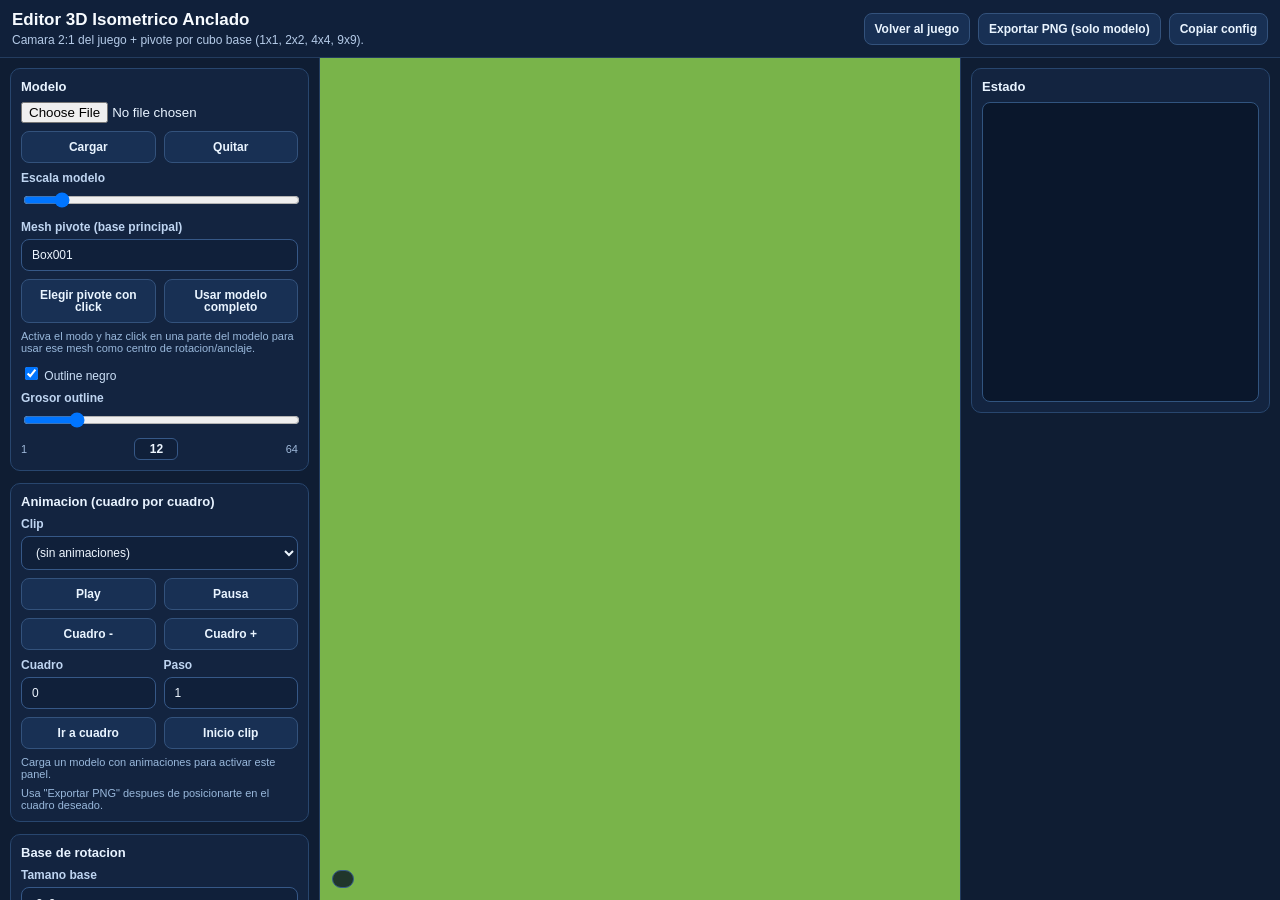
<file: iso_3d_anchor_editor.html>
<!doctype html>
<html lang="es">
<head>
  <meta charset="utf-8" />
  <meta name="viewport" content="width=device-width,initial-scale=1" />
  <title>Editor 3D Isometrico Anclado</title>
  <link rel="stylesheet" href="./iso_3d_anchor_editor.css?v=20260220g" />
</head>
<body>
  <div class="iso3d-app">
    <header class="iso3d-header">
      <div class="iso3d-title-wrap">
        <h1 class="iso3d-title">Editor 3D Isometrico Anclado</h1>
        <p class="iso3d-subtitle">Camara 2:1 del juego + pivote por cubo base (1x1, 2x2, 4x4, 9x9).</p>
      </div>
      <div class="iso3d-head-actions">
        <a class="iso3d-link-btn" href="./index.html">Volver al juego</a>
        <button id="iso3dExportBtn" type="button">Exportar PNG (solo modelo)</button>
        <button id="iso3dCopyBtn" type="button">Copiar config</button>
      </div>
    </header>

    <div class="iso3d-layout">
      <aside class="iso3d-panel">
        <section class="iso3d-block">
          <h2>Modelo</h2>
          <input id="iso3dModelInput" type="file" accept=".glb,.gltf" />
          <div class="iso3d-row">
            <button id="iso3dLoadBtn" type="button">Cargar</button>
            <button id="iso3dClearBtn" type="button">Quitar</button>
          </div>
          <label class="iso3d-label" for="iso3dScaleInput">Escala modelo</label>
          <input id="iso3dScaleInput" type="range" min="0.05" max="8" step="0.01" value="1" />
          <label class="iso3d-label" for="iso3dPivotInput">Mesh pivote (base principal)</label>
          <input id="iso3dPivotInput" type="text" value="Box001" />
          <div class="iso3d-row">
            <button id="iso3dPickPivotBtn" type="button">Elegir pivote con click</button>
            <button id="iso3dPivotCombinedBtn" type="button">Usar modelo completo</button>
          </div>
          <p class="iso3d-help">Activa el modo y haz click en una parte del modelo para usar ese mesh como centro de rotacion/anclaje.</p>
          <label class="iso3d-check"><input id="iso3dOutlineChk" type="checkbox" checked /> Outline negro</label>
          <label class="iso3d-label" for="iso3dOutlineWidthInput">Grosor outline</label>
          <input id="iso3dOutlineWidthInput" type="range" min="1" max="64" step="1" value="12" />
          <div class="iso3d-range-meta">
            <span>1</span>
            <b id="iso3dOutlineWidthValue">12</b>
            <span>64</span>
          </div>
        </section>

        <section class="iso3d-block">
          <h2>Animacion (cuadro por cuadro)</h2>
          <label class="iso3d-label" for="iso3dAnimSelect">Clip</label>
          <select id="iso3dAnimSelect">
            <option value="-1">(sin animaciones)</option>
          </select>
          <div class="iso3d-row">
            <button id="iso3dAnimPlayBtn" type="button">Play</button>
            <button id="iso3dAnimPauseBtn" type="button">Pausa</button>
          </div>
          <div class="iso3d-row">
            <button id="iso3dAnimPrevBtn" type="button">Cuadro -</button>
            <button id="iso3dAnimNextBtn" type="button">Cuadro +</button>
          </div>
          <div class="iso3d-row">
            <label class="iso3d-label-inline">Cuadro <input id="iso3dAnimFrameInput" type="number" step="1" value="0" /></label>
            <label class="iso3d-label-inline">Paso <input id="iso3dAnimStepInput" type="number" min="1" step="1" value="1" /></label>
          </div>
          <div class="iso3d-row">
            <button id="iso3dAnimApplyFrameBtn" type="button">Ir a cuadro</button>
            <button id="iso3dAnimResetBtn" type="button">Inicio clip</button>
          </div>
          <div id="iso3dAnimMeta" class="iso3d-help">Carga un modelo con animaciones para activar este panel.</div>
          <p class="iso3d-help">Usa "Exportar PNG" despues de posicionarte en el cuadro deseado.</p>
        </section>

        <section class="iso3d-block">
          <h2>Base de rotacion</h2>
          <label class="iso3d-label" for="iso3dFootprintSelect">Tamano base</label>
          <select id="iso3dFootprintSelect">
            <option value="1">1x1</option>
            <option value="2" selected>2x2</option>
            <option value="4">4x4</option>
            <option value="9">9x9</option>
          </select>
          <label class="iso3d-label" for="iso3dAnchorHeightInput">Altura cubo guia</label>
          <input id="iso3dAnchorHeightInput" type="number" min="0.2" max="30" step="0.1" value="2" />
          <label class="iso3d-check"><input id="iso3dShowAnchorChk" type="checkbox" checked /> Mostrar cubo base</label>
        </section>

        <section class="iso3d-block">
          <h2>Posicion y giro</h2>
          <div class="iso3d-row">
            <label class="iso3d-label-inline">Tile X <input id="iso3dTileXInput" type="number" step="1" value="0" /></label>
            <label class="iso3d-label-inline">Tile Z <input id="iso3dTileZInput" type="number" step="1" value="0" /></label>
          </div>
          <div class="iso3d-row">
            <button id="iso3dRotLBtn" type="button">Girar -90</button>
            <button id="iso3dRotRBtn" type="button">Girar +90</button>
          </div>
          <label class="iso3d-label" for="iso3dRotInput">Rotacion (grados)</label>
          <input id="iso3dRotInput" type="number" step="1" value="0" />
          <p class="iso3d-help">Click en el suelo para mover. La rotacion siempre usa el centro del cubo base.</p>
        </section>

        <section class="iso3d-block">
          <h2>Camara Iso</h2>
          <label class="iso3d-label" for="iso3dZoomInput">Zoom ortografico</label>
          <input id="iso3dZoomInput" type="range" min="4" max="80" step="0.5" value="20" />
          <div class="iso3d-row">
            <button id="iso3dCenterCamBtn" type="button">Centrar modelo</button>
            <button id="iso3dResetCamBtn" type="button">Reset camara</button>
          </div>
          <p class="iso3d-help">Camara fija juego: alpha -45, beta 60 (proyeccion 2:1).</p>
        </section>
      </aside>

      <main class="iso3d-canvas-wrap">
        <canvas id="iso3dCanvas"></canvas>
        <div id="iso3dHud" class="iso3d-hud"></div>
      </main>

      <aside class="iso3d-panel iso3d-panel-right">
        <section class="iso3d-block">
          <h2>Estado</h2>
          <pre id="iso3dConsole" class="iso3d-console"></pre>
        </section>
      </aside>
    </div>
  </div>

  <script src="https://cdn.babylonjs.com/babylon.js"></script>
  <script src="https://cdn.babylonjs.com/loaders/babylonjs.loaders.min.js"></script>
  <script src="./iso_3d_anchor_editor.js?v=20260220g"></script>
</body>
</html>
</file>
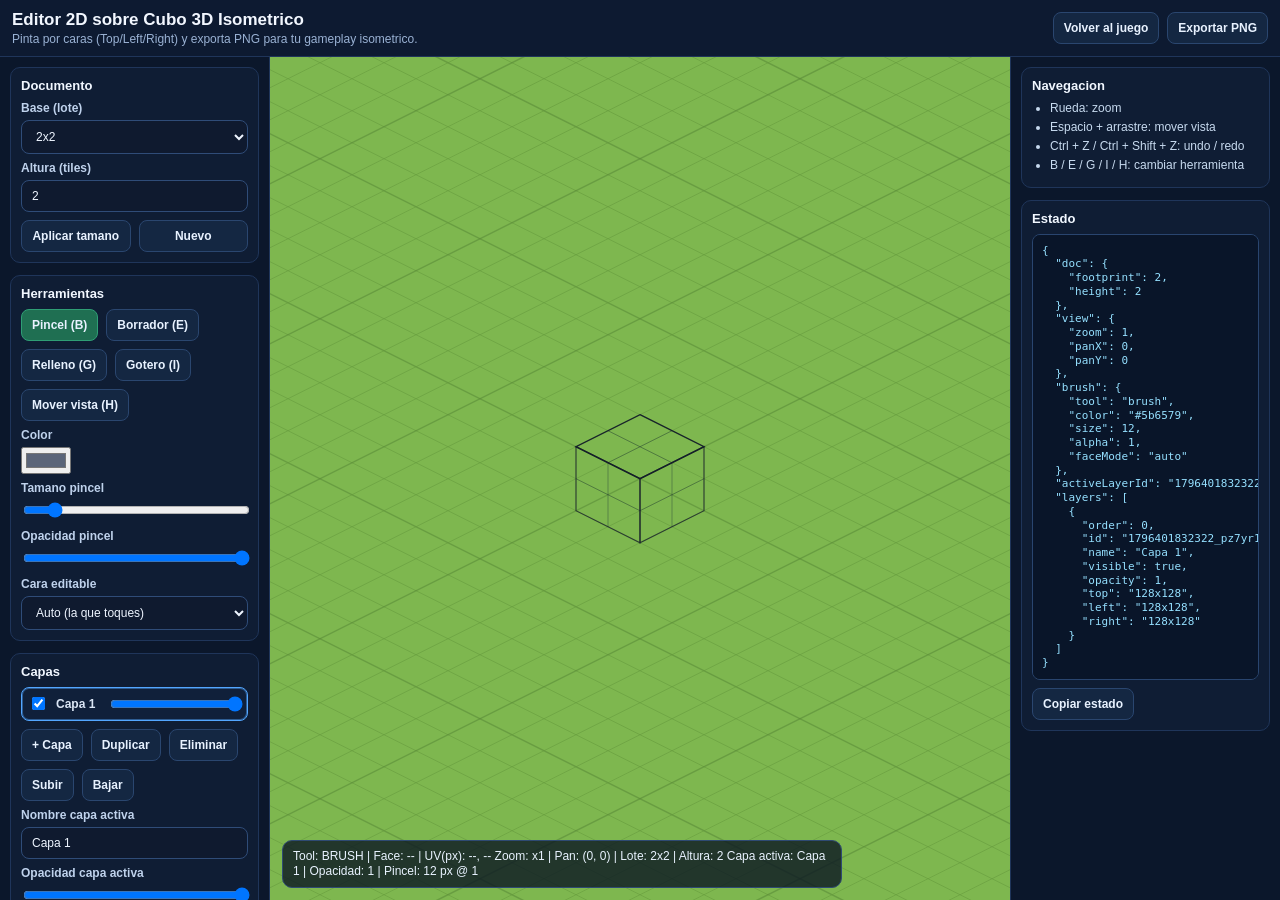
<file: iso_cube_painter.html>
<!doctype html>
<html lang="es">
<head>
  <meta charset="utf-8" />
  <meta name="viewport" content="width=device-width,initial-scale=1" />
  <title>Editor Cubo Isometrico</title>
  <link rel="stylesheet" href="./iso_cube_painter.css" />
</head>
<body>
  <div class="iso-app">
    <header class="iso-header">
      <div class="iso-title-wrap">
        <h1 class="iso-title">Editor 2D sobre Cubo 3D Isometrico</h1>
        <p class="iso-subtitle">Pinta por caras (Top/Left/Right) y exporta PNG para tu gameplay isometrico.</p>
      </div>
      <div class="iso-header-actions">
        <a class="iso-link-btn" href="./index.html">Volver al juego</a>
        <button id="isoExportBtn" type="button">Exportar PNG</button>
      </div>
    </header>

    <div class="iso-layout">
      <aside class="iso-panel">
        <section class="iso-block">
          <h2>Documento</h2>
          <label class="iso-label" for="isoFootprintSelect">Base (lote)</label>
          <select id="isoFootprintSelect">
            <option value="1">1x1</option>
            <option value="2" selected>2x2</option>
            <option value="4">4x4</option>
            <option value="9">9x9</option>
          </select>

          <label class="iso-label" for="isoHeightInput">Altura (tiles)</label>
          <input id="isoHeightInput" type="number" min="1" max="24" step="1" value="2" />

          <div class="iso-row">
            <button id="isoApplySizeBtn" type="button">Aplicar tamano</button>
            <button id="isoNewDocBtn" type="button">Nuevo</button>
          </div>
        </section>

        <section class="iso-block">
          <h2>Herramientas</h2>
          <div class="iso-row-wrap">
            <button class="iso-tool-btn is-active" data-tool="brush" type="button">Pincel (B)</button>
            <button class="iso-tool-btn" data-tool="eraser" type="button">Borrador (E)</button>
            <button class="iso-tool-btn" data-tool="fill" type="button">Relleno (G)</button>
            <button class="iso-tool-btn" data-tool="picker" type="button">Gotero (I)</button>
            <button class="iso-tool-btn" data-tool="pan" type="button">Mover vista (H)</button>
          </div>

          <label class="iso-label" for="isoBrushColor">Color</label>
          <input id="isoBrushColor" type="color" value="#5b6579" />

          <label class="iso-label" for="isoBrushSize">Tamano pincel</label>
          <input id="isoBrushSize" type="range" min="1" max="96" step="1" value="12" />

          <label class="iso-label" for="isoBrushOpacity">Opacidad pincel</label>
          <input id="isoBrushOpacity" type="range" min="0.01" max="1" step="0.01" value="1" />

          <label class="iso-label" for="isoFaceModeSelect">Cara editable</label>
          <select id="isoFaceModeSelect">
            <option value="auto" selected>Auto (la que toques)</option>
            <option value="top">Top</option>
            <option value="left">Left</option>
            <option value="right">Right</option>
          </select>
        </section>

        <section class="iso-block">
          <h2>Capas</h2>
          <div id="isoLayerList" class="iso-layer-list"></div>
          <div class="iso-row-wrap">
            <button id="isoLayerAddBtn" type="button">+ Capa</button>
            <button id="isoLayerDupBtn" type="button">Duplicar</button>
            <button id="isoLayerDelBtn" type="button">Eliminar</button>
            <button id="isoLayerUpBtn" type="button">Subir</button>
            <button id="isoLayerDownBtn" type="button">Bajar</button>
          </div>

          <label class="iso-label" for="isoLayerNameInput">Nombre capa activa</label>
          <input id="isoLayerNameInput" type="text" value="" maxlength="42" />

          <label class="iso-label" for="isoLayerOpacity">Opacidad capa activa</label>
          <input id="isoLayerOpacity" type="range" min="0" max="1" step="0.01" value="1" />
        </section>

        <section class="iso-block">
          <h2>Importar / Limpiar</h2>
          <label class="iso-label" for="isoImportFaceSelect">Importar PNG en cara</label>
          <select id="isoImportFaceSelect">
            <option value="top">Top</option>
            <option value="left">Left</option>
            <option value="right">Right</option>
          </select>
          <input id="isoImportFaceInput" type="file" accept="image/png" />

          <div class="iso-row">
            <button id="isoClearFaceBtn" type="button">Limpiar cara</button>
            <button id="isoClearLayerBtn" type="button">Limpiar capa</button>
          </div>
        </section>
      </aside>

      <main class="iso-canvas-wrap">
        <canvas id="isoPainterCanvas"></canvas>
        <div id="isoHud" class="iso-hud"></div>
      </main>

      <aside class="iso-panel iso-panel-right">
        <section class="iso-block">
          <h2>Navegacion</h2>
          <ul class="iso-help-list">
            <li>Rueda: zoom</li>
            <li>Espacio + arrastre: mover vista</li>
            <li>Ctrl + Z / Ctrl + Shift + Z: undo / redo</li>
            <li>B / E / G / I / H: cambiar herramienta</li>
          </ul>
        </section>

        <section class="iso-block">
          <h2>Estado</h2>
          <pre id="isoStateConsole" class="iso-console"></pre>
          <button id="isoCopyStateBtn" type="button">Copiar estado</button>
        </section>
      </aside>
    </div>
  </div>

  <script src="./iso_cube_painter.js"></script>
</body>
</html>
</file>
<file: iso_3d_anchor_editor.css>
* {
  box-sizing: border-box;
}

html,
body {
  margin: 0;
  width: 100%;
  height: 100%;
  overflow: hidden;
  font-family: Arial, sans-serif;
  background: #0c182d;
  color: #e8f3ff;
}

.iso3d-app {
  width: 100%;
  height: 100%;
  display: grid;
  grid-template-rows: auto minmax(0, 1fr);
}

.iso3d-header {
  display: flex;
  align-items: center;
  justify-content: space-between;
  gap: 10px;
  padding: 10px 12px;
  border-bottom: 1px solid #233c5f;
  background: #10203a;
}

.iso3d-title-wrap {
  min-width: 0;
}

.iso3d-title {
  margin: 0;
  font-size: 17px;
  color: #f7fbff;
}

.iso3d-subtitle {
  margin: 3px 0 0;
  font-size: 12px;
  color: #b5cbe8;
}

.iso3d-head-actions {
  display: flex;
  align-items: center;
  gap: 8px;
}

.iso3d-link-btn,
.iso3d-head-actions button,
.iso3d-panel button {
  border: 1px solid #33527c;
  background: #183054;
  color: #e9f4ff;
  border-radius: 8px;
  font-size: 12px;
  font-weight: 700;
  line-height: 1;
  padding: 9px 10px;
  text-decoration: none;
  cursor: pointer;
}

.iso3d-link-btn:hover,
.iso3d-head-actions button:hover,
.iso3d-panel button:hover {
  background: #24456e;
}

.iso3d-panel button:disabled,
.iso3d-head-actions button:disabled {
  opacity: 0.45;
  cursor: not-allowed;
  filter: grayscale(0.25);
}

.iso3d-layout {
  min-height: 0;
  display: grid;
  grid-template-columns: 320px minmax(0, 1fr) 320px;
}

.iso3d-panel {
  min-height: 0;
  overflow: auto;
  padding: 10px;
  border-right: 1px solid #233c5f;
  background: #0f1d33;
}

.iso3d-panel-right {
  border-right: 0;
  border-left: 1px solid #233c5f;
}

.iso3d-block {
  margin-bottom: 12px;
  padding: 10px;
  border: 1px solid #28466e;
  border-radius: 10px;
  background: #132440;
}

.iso3d-block h2 {
  margin: 0 0 8px;
  font-size: 13px;
}

.iso3d-label {
  display: block;
  margin: 8px 0 5px;
  font-size: 12px;
  font-weight: 700;
  color: #bfd5f1;
}

.iso3d-label-inline {
  font-size: 12px;
  font-weight: 700;
  color: #bfd5f1;
}

.iso3d-label-inline input {
  display: block;
  margin-top: 5px;
}

.iso3d-check {
  display: block;
  margin-top: 10px;
  font-size: 12px;
  color: #cce0f7;
}

.iso3d-help {
  margin: 7px 0 0;
  font-size: 11px;
  color: #99b8db;
}

.iso3d-range-meta {
  margin-top: 6px;
  display: flex;
  align-items: center;
  justify-content: space-between;
  gap: 8px;
  font-size: 11px;
  color: #9fb9da;
}

.iso3d-range-meta b {
  min-width: 44px;
  text-align: center;
  border: 1px solid #365887;
  border-radius: 6px;
  background: #10203a;
  color: #eef6ff;
  padding: 3px 6px;
  font-size: 12px;
}

.iso3d-row {
  display: grid;
  grid-template-columns: 1fr 1fr;
  gap: 8px;
  margin-top: 8px;
}

.iso3d-panel input[type="number"],
.iso3d-panel input[type="text"],
.iso3d-panel input[type="range"],
.iso3d-panel input[type="file"],
.iso3d-panel select {
  width: 100%;
}

.iso3d-panel input[type="number"],
.iso3d-panel input[type="text"],
.iso3d-panel select {
  border: 1px solid #365887;
  border-radius: 8px;
  background: #10203a;
  color: #eef6ff;
  padding: 8px 10px;
  font-size: 12px;
}

.iso3d-canvas-wrap {
  position: relative;
  min-width: 0;
  min-height: 0;
  background: #79b44a;
}

#iso3dCanvas {
  display: block;
  width: 100%;
  height: 100%;
  outline: none;
}

.iso3d-hud {
  position: absolute;
  left: 12px;
  bottom: 12px;
  max-width: min(580px, calc(100% - 24px));
  border: 1px solid #355b8b;
  border-radius: 10px;
  padding: 8px 10px;
  background: rgba(8, 18, 34, 0.78);
  color: #e9f5ff;
  font-size: 12px;
  line-height: 1.25;
  pointer-events: none;
}

.iso3d-console {
  margin: 0;
  min-height: 300px;
  max-height: 65vh;
  overflow: auto;
  border: 1px solid #31547f;
  border-radius: 8px;
  background: #0a172c;
  color: #9fe5ff;
  padding: 9px;
  font-size: 11px;
  line-height: 1.25;
}

@media (max-width: 1260px) {
  .iso3d-layout {
    grid-template-columns: 290px minmax(0, 1fr) 290px;
  }
}

@media (max-width: 1060px) {
  .iso3d-layout {
    grid-template-columns: minmax(0, 1fr);
    grid-template-rows: auto minmax(0, 1fr) auto;
  }

  .iso3d-panel {
    border-right: 0;
    border-bottom: 1px solid #233c5f;
  }

  .iso3d-panel-right {
    border-left: 0;
    border-top: 1px solid #233c5f;
  }
}
</file>
<file: iso_cube_painter.css>
* {
  box-sizing: border-box;
}

html,
body {
  margin: 0;
  width: 100%;
  height: 100%;
  overflow: hidden;
  background: #091222;
  color: #dbe6f5;
  font-family: Arial, sans-serif;
}

.iso-app {
  width: 100%;
  height: 100%;
  display: grid;
  grid-template-rows: auto minmax(0, 1fr);
}

.iso-header {
  display: flex;
  align-items: center;
  justify-content: space-between;
  gap: 14px;
  padding: 10px 12px;
  border-bottom: 1px solid #1f355a;
  background: #0d1a31;
}

.iso-title-wrap {
  min-width: 0;
}

.iso-title {
  margin: 0;
  font-size: 17px;
  line-height: 1.15;
  color: #f2f7ff;
}

.iso-subtitle {
  margin: 2px 0 0;
  font-size: 12px;
  color: #9ab2d4;
}

.iso-header-actions {
  display: flex;
  align-items: center;
  gap: 8px;
}

.iso-link-btn,
.iso-header-actions button,
.iso-panel button {
  border: 1px solid #2a466f;
  background: #142742;
  color: #e8f2ff;
  border-radius: 8px;
  font-weight: 700;
  font-size: 12px;
  line-height: 1;
  padding: 9px 10px;
  cursor: pointer;
  text-decoration: none;
}

.iso-link-btn:hover,
.iso-header-actions button:hover,
.iso-panel button:hover {
  background: #1a3560;
}

.iso-layout {
  min-height: 0;
  display: grid;
  grid-template-columns: 300px minmax(0, 1fr) 300px;
}

.iso-panel {
  min-height: 0;
  overflow: auto;
  padding: 10px;
  border-right: 1px solid #1f355a;
  background: #0b172b;
}

.iso-panel-right {
  border-right: 0;
  border-left: 1px solid #1f355a;
}

.iso-block {
  margin-bottom: 12px;
  padding: 10px;
  border: 1px solid #1f355a;
  border-radius: 10px;
  background: #0f1d34;
}

.iso-block h2 {
  margin: 0 0 8px;
  font-size: 13px;
  color: #f1f7ff;
}

.iso-label {
  display: block;
  margin: 7px 0 5px;
  font-size: 12px;
  font-weight: 700;
  color: #bfd2ec;
}

.iso-panel input[type="number"],
.iso-panel input[type="text"],
.iso-panel input[type="file"],
.iso-panel input[type="range"],
.iso-panel select {
  width: 100%;
}

.iso-panel input[type="number"],
.iso-panel input[type="text"],
.iso-panel select {
  border: 1px solid #2f4c78;
  background: #0f1a2f;
  color: #eef5ff;
  border-radius: 8px;
  padding: 8px 10px;
  font-size: 12px;
}

.iso-row {
  display: grid;
  grid-template-columns: 1fr 1fr;
  gap: 8px;
  margin-top: 8px;
}

.iso-row-wrap {
  display: flex;
  flex-wrap: wrap;
  gap: 8px;
}

.iso-tool-btn.is-active {
  background: #1f6f52;
  border-color: #2f9e75;
}

.iso-canvas-wrap {
  position: relative;
  min-width: 0;
  min-height: 0;
  background: #6ba946;
}

#isoPainterCanvas {
  display: block;
  width: 100%;
  height: 100%;
}

.iso-hud {
  position: absolute;
  left: 12px;
  bottom: 12px;
  max-width: min(560px, calc(100% - 24px));
  padding: 8px 10px;
  border: 1px solid #2e4a73;
  border-radius: 10px;
  background: rgba(8, 18, 34, 0.78);
  font-size: 12px;
  line-height: 1.25;
  color: #e9f3ff;
  pointer-events: none;
}

.iso-layer-list {
  display: grid;
  gap: 6px;
  margin-bottom: 8px;
}

.iso-layer-row {
  display: grid;
  grid-template-columns: auto minmax(0, 1fr) auto;
  align-items: center;
  gap: 8px;
  padding: 6px;
  border: 1px solid #2f4c78;
  border-radius: 8px;
  background: #10203a;
  cursor: pointer;
}

.iso-layer-row.is-active {
  border-color: #53a6ff;
  box-shadow: 0 0 0 1px rgba(83, 166, 255, 0.45) inset;
}

.iso-layer-row label {
  font-size: 11px;
  color: #dbe8fb;
}

.iso-layer-name {
  min-width: 0;
  font-size: 12px;
  font-weight: 700;
  overflow: hidden;
  text-overflow: ellipsis;
  white-space: nowrap;
}

.iso-help-list {
  margin: 0;
  padding-left: 18px;
  font-size: 12px;
  color: #c7daef;
}

.iso-help-list li {
  margin-bottom: 5px;
}

.iso-console {
  min-height: 240px;
  margin: 0 0 8px;
  padding: 9px;
  border: 1px solid #29456f;
  border-radius: 8px;
  background: #091529;
  color: #95e0ff;
  font-size: 11px;
  line-height: 1.25;
  overflow: auto;
}

@media (max-width: 1400px) {
  .iso-layout {
    grid-template-columns: 270px minmax(0, 1fr) 270px;
  }
}

@media (max-width: 1150px) {
  .iso-layout {
    grid-template-columns: minmax(0, 1fr);
    grid-template-rows: auto minmax(0, 1fr) auto;
  }

  .iso-panel {
    border-right: 0;
    border-bottom: 1px solid #1f355a;
  }

  .iso-panel-right {
    border-left: 0;
    border-top: 1px solid #1f355a;
  }
}
</file>
